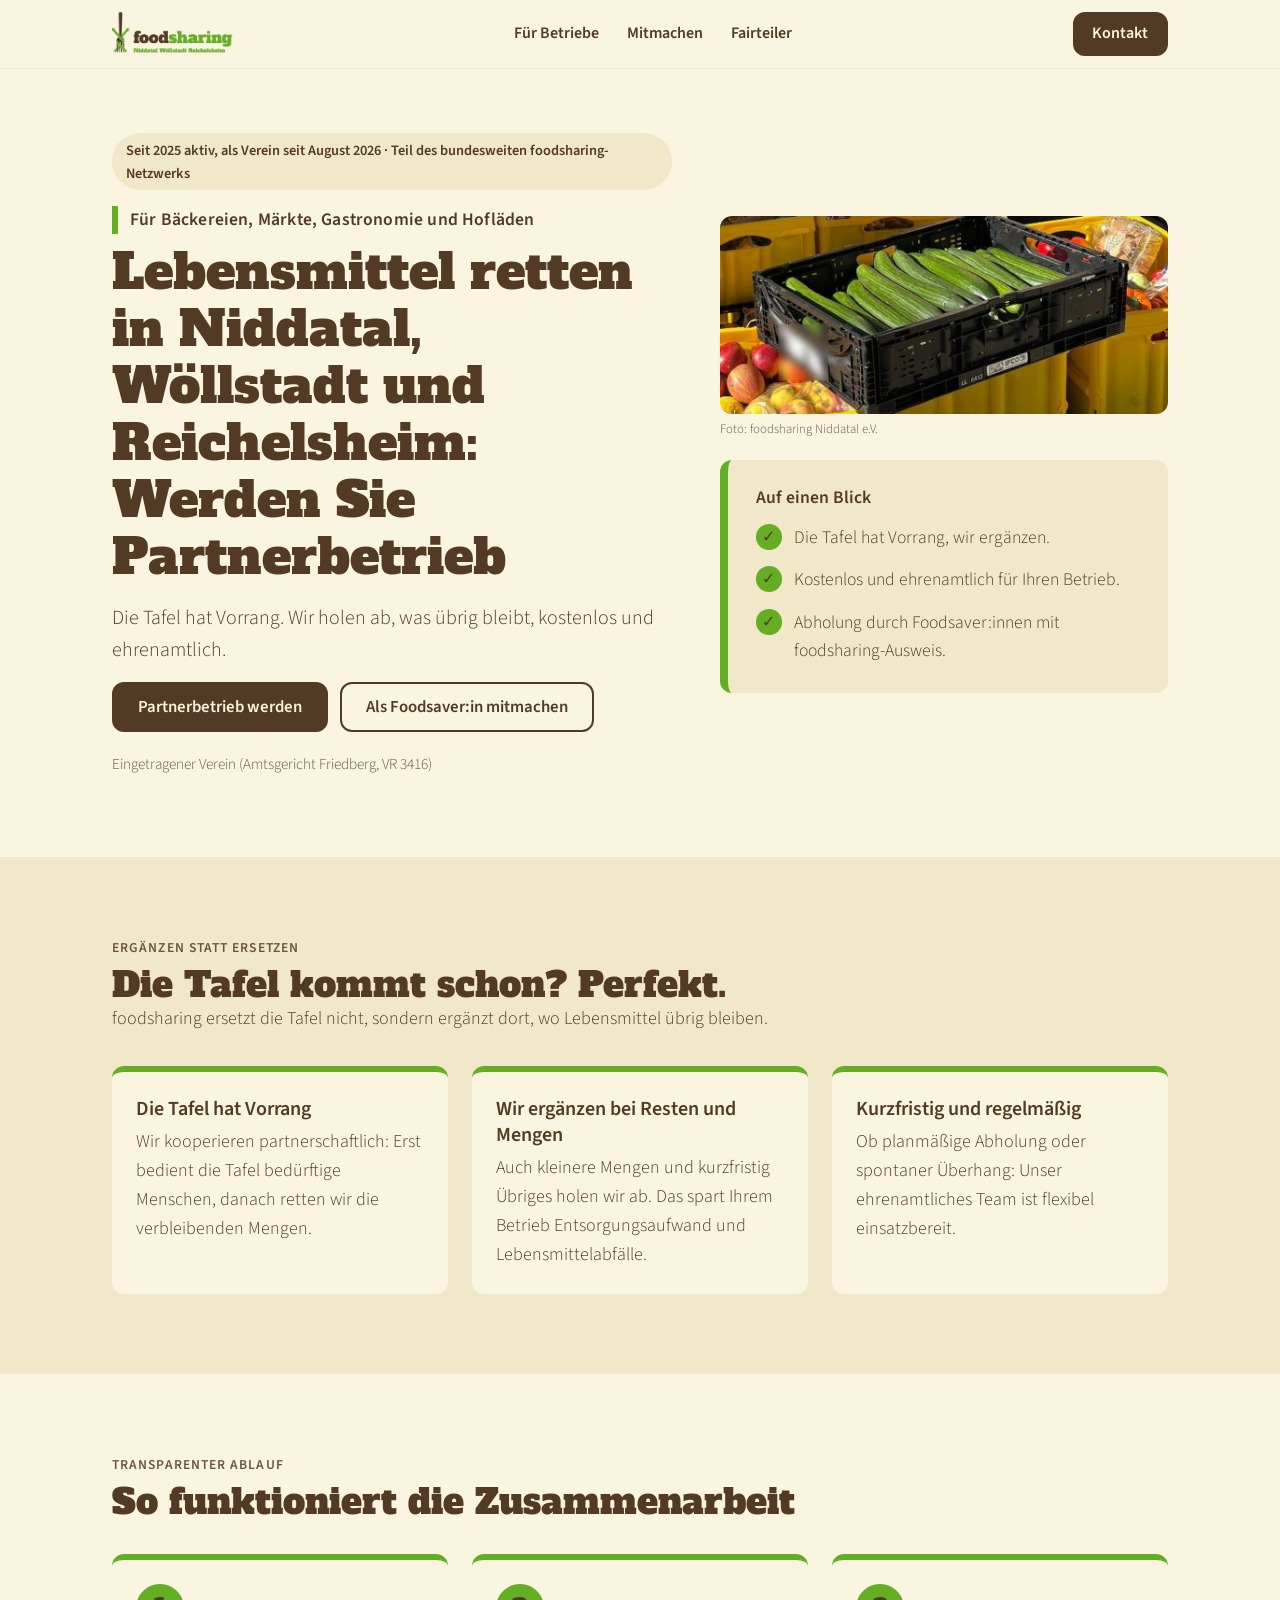
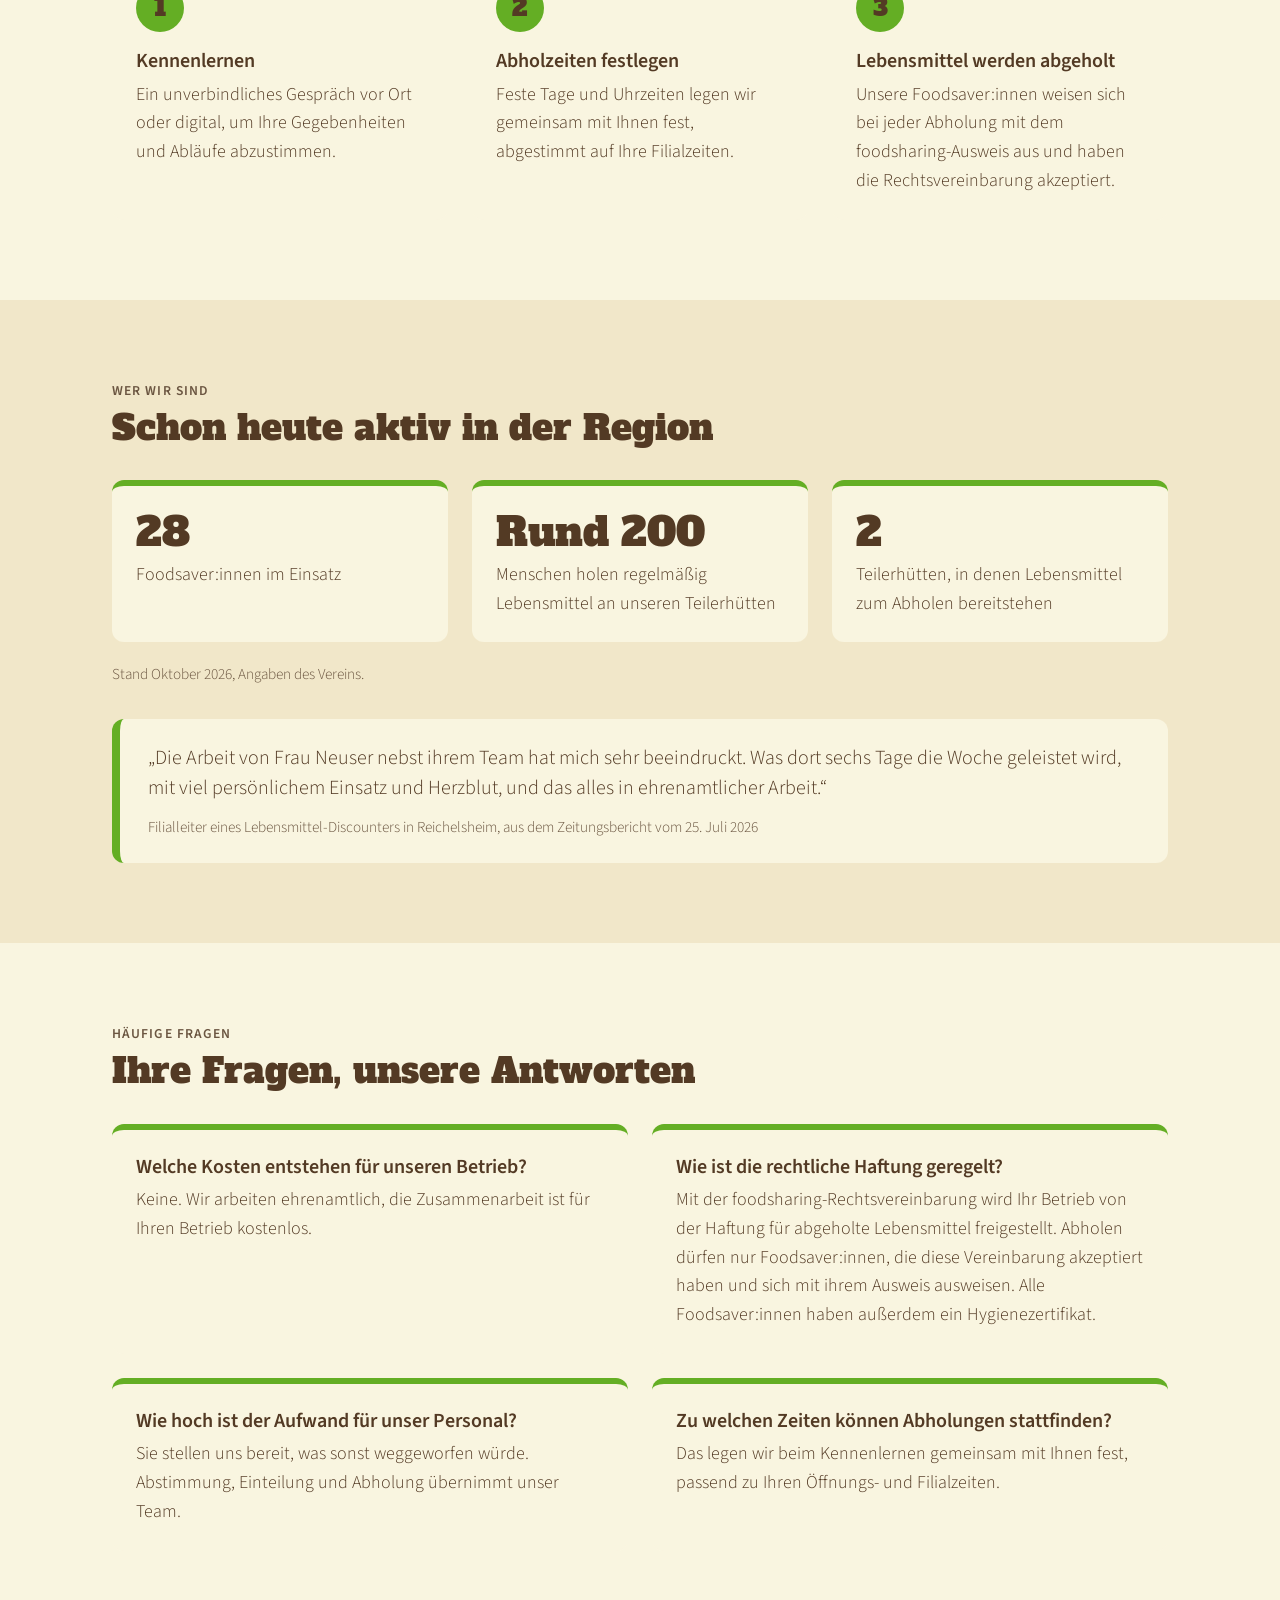
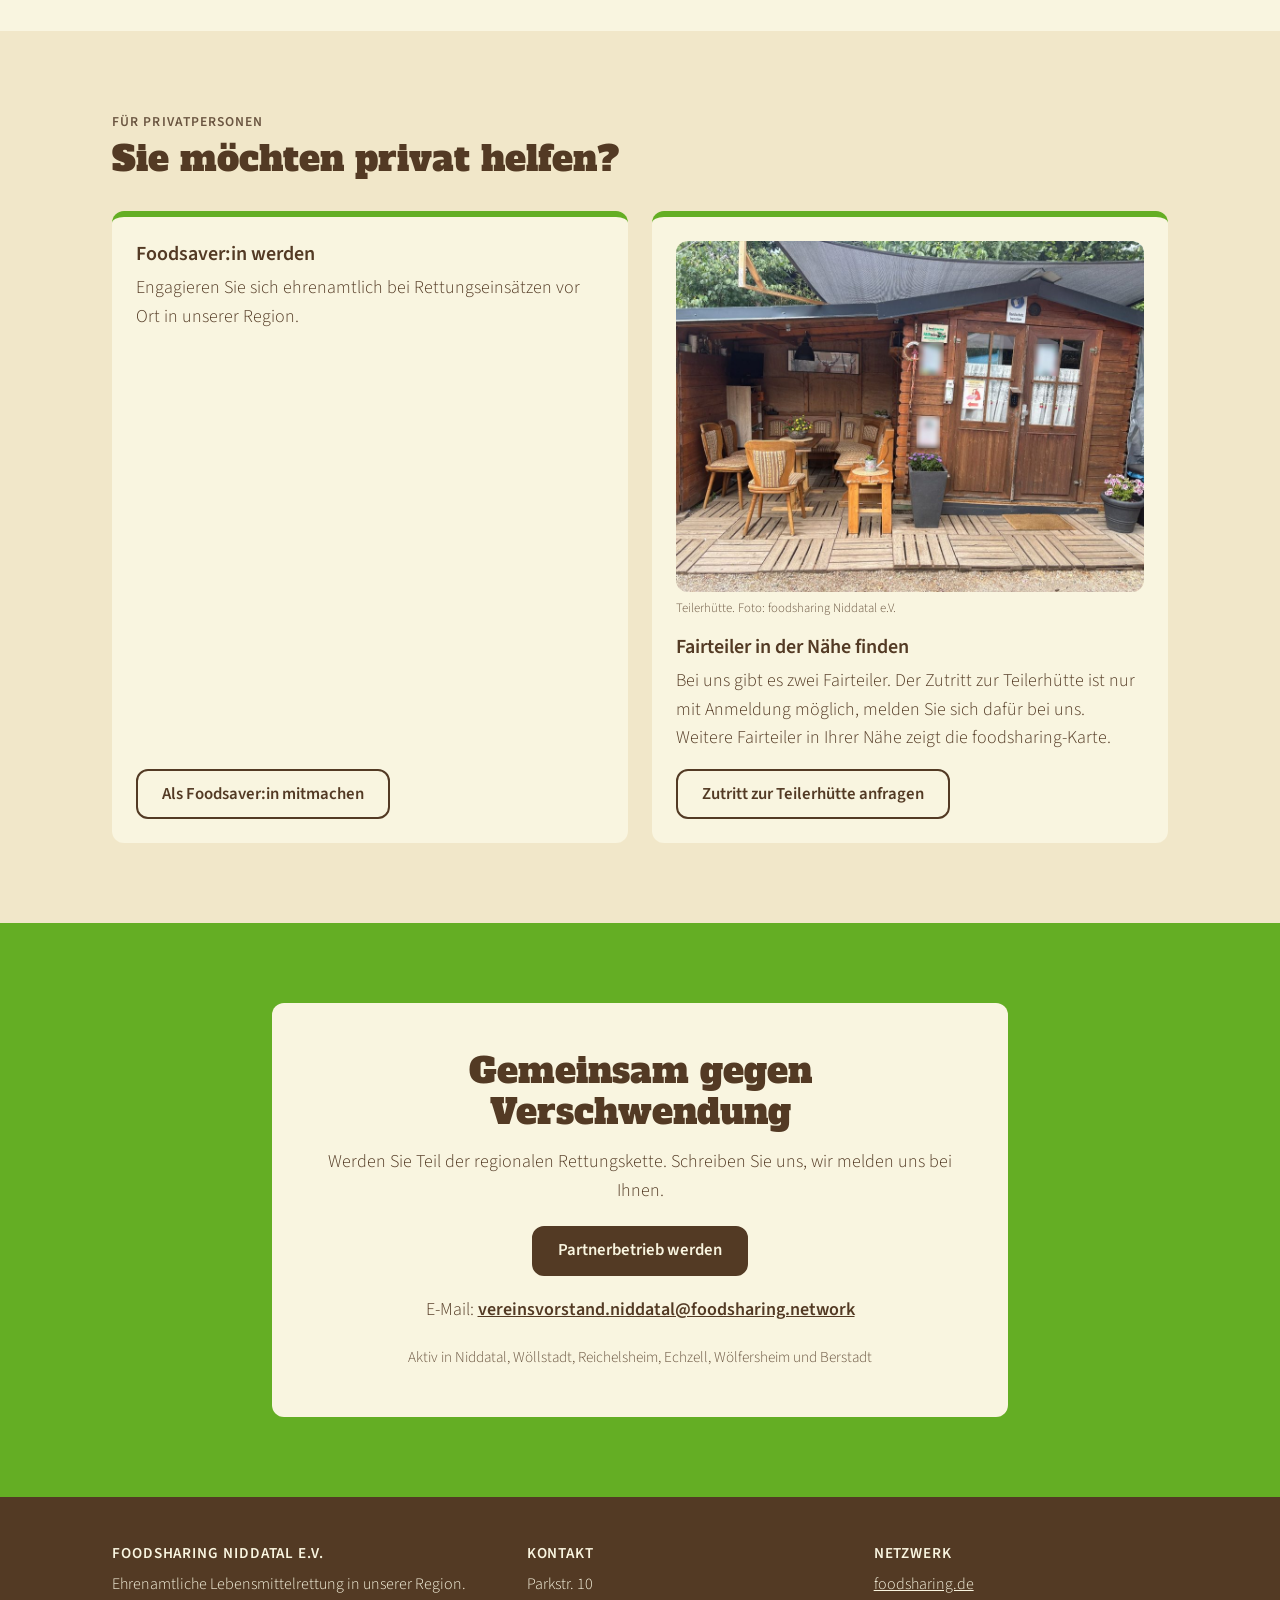
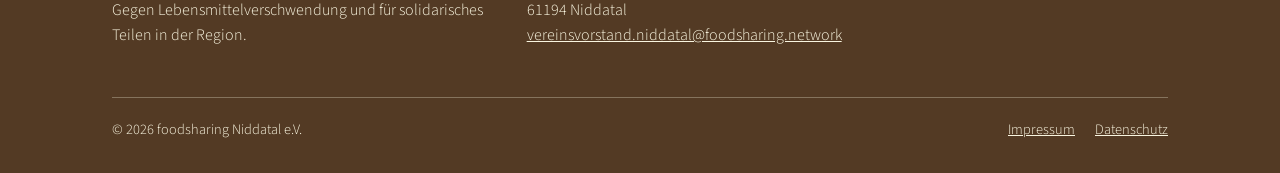
<file: docs/index.html>
<!DOCTYPE html>
<html lang="de">
<head>
<meta charset="utf-8">
<meta name="viewport" content="width=device-width, initial-scale=1">
<title>foodsharing Niddatal e.V. – Lebensmittel retten in Niddatal, Wöllstadt und Reichelsheim</title>
<meta name="description" content="Der foodsharing-Verein für Niddatal, Wöllstadt, Reichelsheim, Echzell, Wölfersheim und Berstadt holt überschüssige Lebensmittel bei Betrieben ab. Die Tafel hat Vorrang, wir ergänzen. Kostenlos und ehrenamtlich.">
<link rel="canonical" href="https://foodsharing-niddatal.de/">
<meta name="theme-color" content="#64AE24">
<meta property="og:type" content="website">
<meta property="og:locale" content="de_DE">
<meta property="og:site_name" content="foodsharing Niddatal e.V.">
<meta property="og:title" content="Partnerbetrieb werden: Lebensmittel retten in Niddatal, Wöllstadt und Reichelsheim">
<meta property="og:description" content="Die Tafel hat Vorrang. Wir holen ab, was übrig bleibt, kostenlos und ehrenamtlich.">
<meta property="og:url" content="https://foodsharing-niddatal.de/">
<meta property="og:image" content="https://foodsharing-niddatal.de/img/og-image.png">
<meta name="twitter:card" content="summary_large_image">
<link rel="icon" type="image/png" href="img/favicon.png">
<link rel="apple-touch-icon" href="img/apple-touch-icon.png">
<link rel="preload" href="fonts/alfa-slab-one-400.woff2" as="font" type="font/woff2" crossorigin>
<link rel="stylesheet" href="css/style.css">
<script type="application/ld+json">
{
  "@context": "https://schema.org",
  "@type": "NGO",
  "name": "foodsharing Niddatal e.V.",
  "url": "https://foodsharing-niddatal.de/",
  "logo": "https://foodsharing-niddatal.de/img/logo.png",
  "email": "vereinsvorstand.niddatal@foodsharing.network",
  "description": "Ehrenamtliche Lebensmittelrettung in Niddatal, Wöllstadt, Reichelsheim, Echzell, Wölfersheim und Berstadt.",
  "address": {"@type": "PostalAddress", "streetAddress": "Parkstr. 10", "postalCode": "61194", "addressLocality": "Niddatal", "addressCountry": "DE"},
  "areaServed": [
    {"@type": "City", "name": "Niddatal"}, {"@type": "City", "name": "Wöllstadt"},
    {"@type": "City", "name": "Reichelsheim (Wetterau)"}, {"@type": "City", "name": "Echzell"},
    {"@type": "City", "name": "Wölfersheim"}, {"@type": "Place", "name": "Berstadt"}
  ]
}
</script>
</head>
<body>
<a class="skip" href="#inhalt">Zum Inhalt springen</a>

<header class="site-header">
  <div class="wrap bar">
    <a class="brand" href="./"><img src="img/logo.png" width="122" height="44" alt="foodsharing Niddatal, Wöllstadt, Reichelsheim – zur Startseite"></a>
    <nav class="nav-desktop" aria-label="Hauptnavigation">
      <a href="#betriebe">Für Betriebe</a>
      <a href="#mitmachen">Mitmachen</a>
      <a href="fairteiler.html">Fairteiler</a>
    </nav>
    <div class="bar-right">
      <a class="btn btn-primary btn-sm" href="#kontakt">Kontakt</a>
      <details class="menu">
        <summary aria-label="Menü öffnen">Menü</summary>
        <nav aria-label="Hauptnavigation mobil">
          <a href="#betriebe">Für Betriebe</a>
          <a href="#mitmachen">Mitmachen</a>
          <a href="fairteiler.html">Fairteiler</a>
        </nav>
      </details>
    </div>
  </div>
</header>

<main id="inhalt">

<!-- HERO -->
<section class="hero">
  <div class="wrap hero-grid">
    <div>
      <p class="pill">Seit 2025 aktiv, als Verein seit August 2026 · Teil des bundesweiten foodsharing-Netzwerks</p>
      <p class="audience">Für Bäckereien, Märkte, Gastronomie und Hofläden</p>
      <h1>Lebensmittel retten in Niddatal, Wöllstadt und Reichelsheim: Werden Sie Partnerbetrieb</h1>
      <p class="lead">Die Tafel hat Vorrang. Wir holen ab, was übrig bleibt, kostenlos und ehrenamtlich.</p>
      <div class="btn-row">
        <a class="btn btn-primary" href="mailto:vereinsvorstand.niddatal@foodsharing.network?subject=Partnerbetrieb%20werden">Partnerbetrieb werden</a>
        <a class="btn btn-secondary" href="#mitmachen">Als Foodsaver:in mitmachen</a>
      </div>
      <p class="fine">Eingetragener Verein (Amtsgericht Friedberg, VR 3416)</p>
    </div>
    <div class="hero-side">
    <figure class="photo">
      <img src="img/gerettete-lebensmittel.jpg" width="960" height="423" alt="Kisten mit gerettetem Gemüse und Obst, darunter Gurken und Äpfel">
      <figcaption>Foto: foodsharing Niddatal e.V.</figcaption>
    </figure>
    <aside class="glance" aria-label="Auf einen Blick">
      <h2>Auf einen Blick</h2>
      <ul>
        <li><span class="tick" aria-hidden="true">✓</span><span>Die Tafel hat Vorrang, wir ergänzen.</span></li>
        <li><span class="tick" aria-hidden="true">✓</span><span>Kostenlos und ehrenamtlich für Ihren Betrieb.</span></li>
        <li><span class="tick" aria-hidden="true">✓</span><span>Abholung durch Foodsaver:innen mit foodsharing-Ausweis.</span></li>
      </ul>
    </aside>
    </div>
  </div>
</section>

<!-- SEKTION 2: Tafel -->
<section class="alt" id="betriebe">
  <div class="wrap">
    <div class="section-head">
      <p class="eyebrow">Ergänzen statt ersetzen</p>
      <h2>Die Tafel kommt schon? Perfekt.</h2>
      <p>foodsharing ersetzt die Tafel nicht, sondern ergänzt dort, wo Lebensmittel übrig bleiben.</p>
    </div>
    <div class="grid g3">
      <article class="card">
        <h3>Die Tafel hat Vorrang</h3>
        <p>Wir kooperieren partnerschaftlich: Erst bedient die Tafel bedürftige Menschen, danach retten wir die verbleibenden Mengen.</p>
      </article>
      <article class="card">
        <h3>Wir ergänzen bei Resten und Mengen</h3>
        <p>Auch kleinere Mengen und kurzfristig Übriges holen wir ab. Das spart Ihrem Betrieb Entsorgungsaufwand und Lebensmittelabfälle.</p>
      </article>
      <article class="card">
        <h3>Kurzfristig und regelmäßig</h3>
        <p>Ob planmäßige Abholung oder spontaner Überhang: Unser ehrenamtliches Team ist flexibel einsatzbereit.</p>
      </article>
    </div>
  </div>
</section>

<!-- SEKTION 3: Ablauf -->
<section>
  <div class="wrap">
    <div class="section-head">
      <p class="eyebrow">Transparenter Ablauf</p>
      <h2>So funktioniert die Zusammenarbeit</h2>
    </div>
    <div class="grid g3">
      <article class="card">
        <div class="step-no" aria-hidden="true">1</div>
        <h3>Kennenlernen</h3>
        <p>Ein unverbindliches Gespräch vor Ort oder digital, um Ihre Gegebenheiten und Abläufe abzustimmen.</p>
      </article>
      <article class="card">
        <div class="step-no" aria-hidden="true">2</div>
        <h3>Abholzeiten festlegen</h3>
        <p>Feste Tage und Uhrzeiten legen wir gemeinsam mit Ihnen fest, abgestimmt auf Ihre Filialzeiten.</p>
      </article>
      <article class="card">
        <div class="step-no" aria-hidden="true">3</div>
        <h3>Lebensmittel werden abgeholt</h3>
        <p>Unsere Foodsaver:innen weisen sich bei jeder Abholung mit dem foodsharing-Ausweis aus und haben die Rechtsvereinbarung akzeptiert.</p>
      </article>
    </div>
  </div>
</section>

<!-- SEKTION: Wer wir sind (Zahlen und Stimme eines Betriebs) -->
<section class="alt" id="ueber-uns">
  <div class="wrap">
    <div class="section-head">
      <p class="eyebrow">Wer wir sind</p>
      <h2>Schon heute aktiv in der Region</h2>
    </div>
    <div class="grid g3">
      <article class="card stat">
        <p class="stat-no">28</p>
        <p>Foodsaver:innen im Einsatz</p>
      </article>
      <article class="card stat">
        <p class="stat-no">Rund 200</p>
        <p>Menschen holen regelmäßig Lebensmittel an unseren Teilerhütten</p>
      </article>
      <article class="card stat">
        <p class="stat-no">2</p>
        <p>Teilerhütten, in denen Lebensmittel zum Abholen bereitstehen</p>
      </article>
    </div>
    <p class="area">Stand Oktober 2026, Angaben des Vereins.</p>
    <!-- Zitat aus dem Zeitungsbericht. Der Name (Frank Jahnecke) darf nur mit seiner Zustimmung ergänzt werden. -->
    <figure class="quote">
      <blockquote><p>„Die Arbeit von Frau Neuser nebst ihrem Team hat mich sehr beeindruckt. Was dort sechs Tage die Woche geleistet wird, mit viel persönlichem Einsatz und Herzblut, und das alles in ehrenamtlicher Arbeit.“</p></blockquote>
      <figcaption>Filialleiter eines Lebensmittel-Discounters in Reichelsheim, aus dem Zeitungsbericht vom 25. Juli 2026</figcaption>
    </figure>
  </div>
</section>

<!-- SEKTION 4: Fragen -->
<section id="fragen">
  <div class="wrap">
    <div class="section-head">
      <p class="eyebrow">Häufige Fragen</p>
      <h2>Ihre Fragen, unsere Antworten</h2>
    </div>
    <div class="grid g2">
      <article class="card">
        <h3>Welche Kosten entstehen für unseren Betrieb?</h3>
        <p>Keine. Wir arbeiten ehrenamtlich, die Zusammenarbeit ist für Ihren Betrieb kostenlos.</p>
      </article>
      <article class="card">
        <h3>Wie ist die rechtliche Haftung geregelt?</h3>
        <p>Mit der foodsharing-Rechtsvereinbarung wird Ihr Betrieb von der Haftung für abgeholte Lebensmittel freigestellt. Abholen dürfen nur Foodsaver:innen, die diese Vereinbarung akzeptiert haben und sich mit ihrem Ausweis ausweisen. Alle Foodsaver:innen haben außerdem ein Hygienezertifikat.</p>
      </article>
      <article class="card">
        <h3>Wie hoch ist der Aufwand für unser Personal?</h3>
        <p>Sie stellen uns bereit, was sonst weggeworfen würde. Abstimmung, Einteilung und Abholung übernimmt unser Team.</p>
      </article>
      <article class="card">
        <h3>Zu welchen Zeiten können Abholungen stattfinden?</h3>
        <p>Das legen wir beim Kennenlernen gemeinsam mit Ihnen fest, passend zu Ihren Öffnungs- und Filialzeiten.</p>
      </article>
    </div>
  </div>
</section>

<!-- SEKTION 5: Privat helfen -->
<section class="alt" id="mitmachen">
  <div class="wrap">
    <div class="section-head">
      <p class="eyebrow">Für Privatpersonen</p>
      <h2>Sie möchten privat helfen?</h2>
    </div>
    <div class="grid g2">
      <article class="card">
        <h3>Foodsaver:in werden</h3>
        <p>Engagieren Sie sich ehrenamtlich bei Rettungseinsätzen vor Ort in unserer Region.</p>
        <a class="btn btn-secondary" href="https://foodsharing.de" rel="noopener">Als Foodsaver:in mitmachen</a>
      </article>
      <article class="card" id="fairteiler">
        <figure class="photo">
          <img src="img/fairteiler-huette.jpg" width="1000" height="750" loading="lazy" alt="Teilerhütte mit überdachter Sitzecke und dem foodsharing-Fairteiler-Schild an der Tür">
          <figcaption>Teilerhütte. Foto: foodsharing Niddatal e.V.</figcaption>
        </figure>
        <h3>Fairteiler in der Nähe finden</h3>
        <p>Bei uns gibt es zwei Fairteiler. Der Zutritt zur Teilerhütte ist nur mit Anmeldung möglich, melden Sie sich dafür bei uns. Weitere Fairteiler in Ihrer Nähe zeigt die foodsharing-Karte.</p>
        <a class="btn btn-secondary" href="fairteiler.html">Zutritt zur Teilerhütte anfragen</a>
      </article>
    </div>
  </div>
</section>

<!-- SEKTION 6: Abschluss -->
<section class="cta" id="kontakt">
  <div class="wrap">
    <div class="cta-card">
      <h2>Gemeinsam gegen Verschwendung</h2>
      <p style="margin-top:1rem">Werden Sie Teil der regionalen Rettungskette. Schreiben Sie uns, wir melden uns bei Ihnen.</p>
      <div class="btn-row">
        <a class="btn btn-primary" href="mailto:vereinsvorstand.niddatal@foodsharing.network?subject=Partnerbetrieb%20werden">Partnerbetrieb werden</a>
      </div>
      <p>E-Mail: <a class="mail" href="mailto:vereinsvorstand.niddatal@foodsharing.network">vereinsvorstand.niddatal@foodsharing.network</a></p>
      <p class="area">Aktiv in Niddatal, Wöllstadt, Reichelsheim, Echzell, Wölfersheim und Berstadt</p>
    </div>
  </div>
</section>

</main>

<footer class="site-footer">
  <div class="wrap">
    <div class="foot-grid">
      <div>
        <h2>foodsharing Niddatal e.V.</h2>
        <p>Ehrenamtliche Lebensmittelrettung in unserer Region. Gegen Lebensmittelverschwendung und für solidarisches Teilen in der Region.</p>
      </div>
      <div>
        <h2>Kontakt</h2>
        <address>
          Parkstr. 10<br>61194 Niddatal<br>
          <a href="mailto:vereinsvorstand.niddatal@foodsharing.network">vereinsvorstand.niddatal@foodsharing.network</a>
        </address>
      </div>
      <div>
        <h2>Netzwerk</h2>
        <p><a href="https://foodsharing.de" rel="noopener">foodsharing.de</a></p>
      </div>
    </div>
    <div class="foot-bottom">
      <span>© 2026 foodsharing Niddatal e.V.</span>
      <nav aria-label="Rechtliches"><a href="impressum.html">Impressum</a><a href="datenschutz.html">Datenschutz</a></nav>
    </div>
  </div>
</footer>
</body>
</html>
</file>
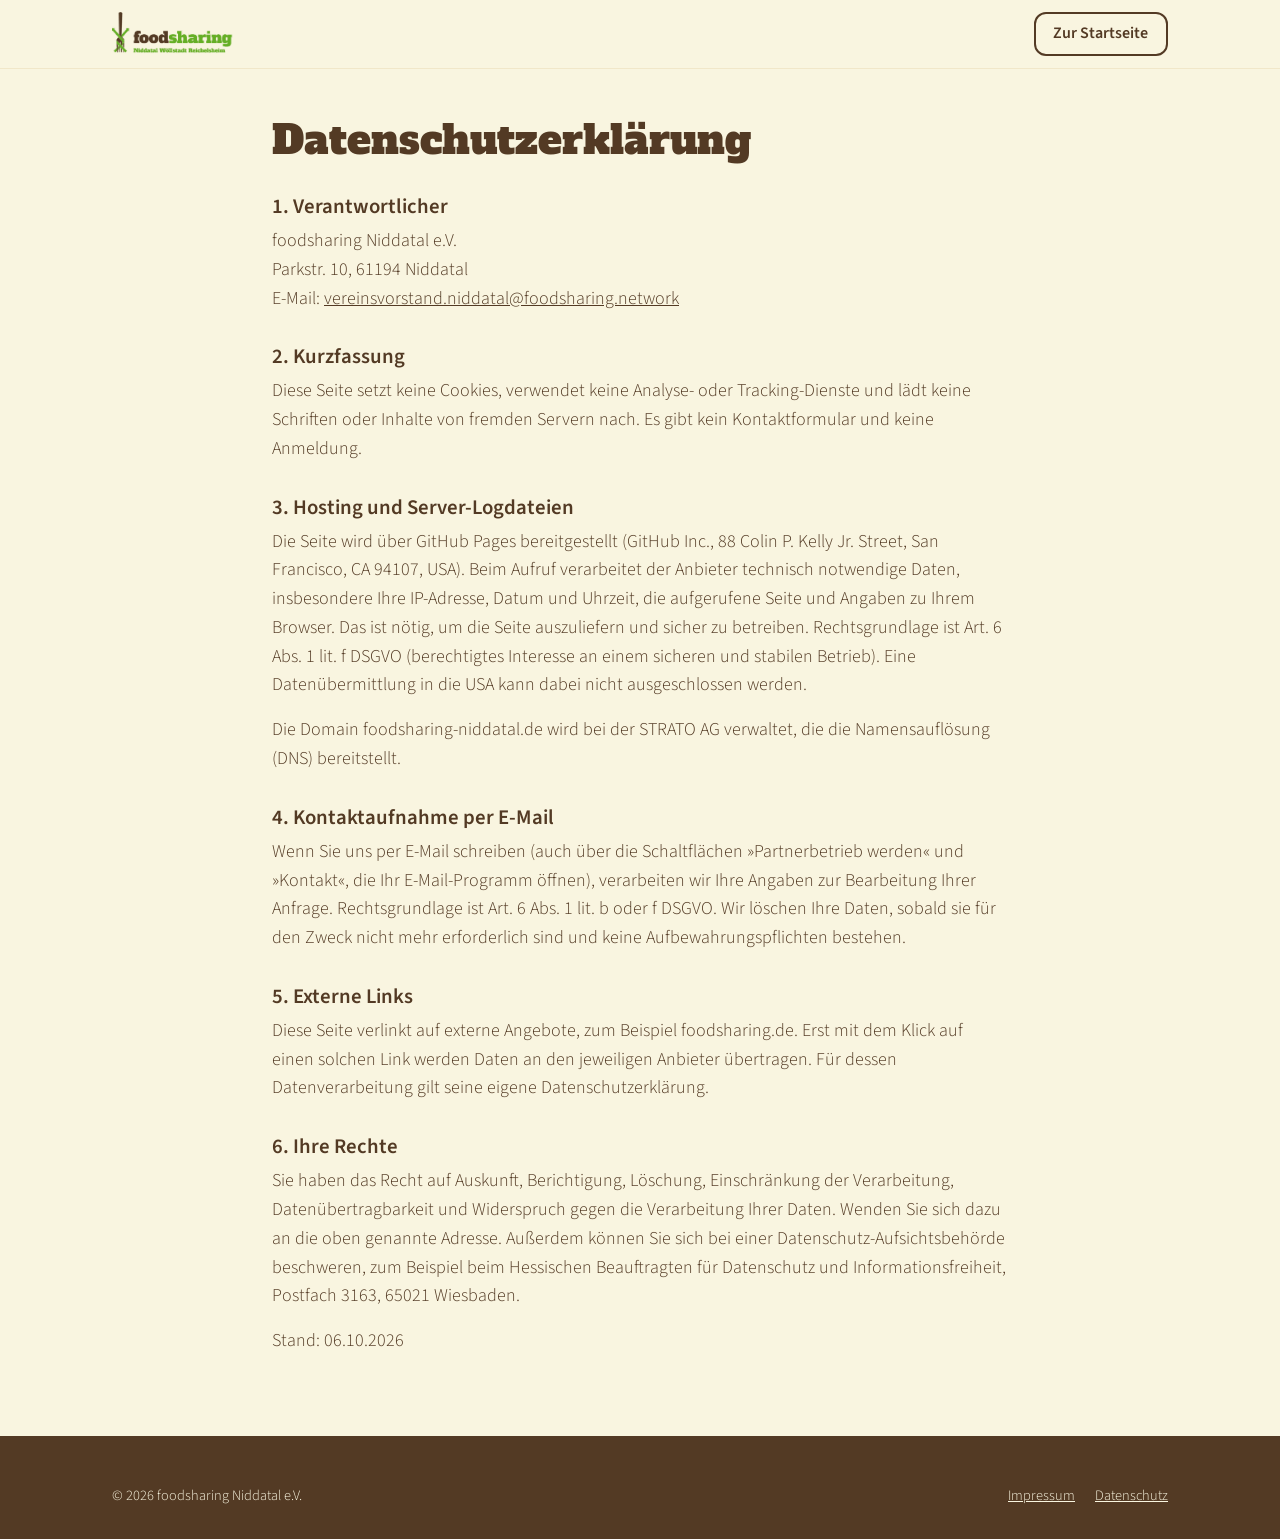
<file: docs/datenschutz.html>
<!DOCTYPE html>
<html lang="de">
<head>
<meta charset="utf-8">
<meta name="viewport" content="width=device-width, initial-scale=1">
<title>Datenschutz – foodsharing Niddatal e.V.</title>
<meta name="description" content="Datenschutzerklärung des foodsharing Niddatal e.V.">
<link rel="canonical" href="https://foodsharing-niddatal.de/datenschutz.html">
<meta name="theme-color" content="#64AE24">
<link rel="icon" type="image/png" href="img/favicon.png">
<link rel="stylesheet" href="css/style.css">
</head>
<body>
<a class="skip" href="#inhalt">Zum Inhalt springen</a>
<header class="site-header"><div class="wrap bar">
  <a class="brand" href="./"><img src="img/logo.png" width="122" height="44" alt="foodsharing Niddatal, Wöllstadt, Reichelsheim – zur Startseite"></a>
  <a class="btn btn-secondary btn-sm" href="./">Zur Startseite</a>
</div></header>

<main id="inhalt" class="wrap legal">
<h1>Datenschutzerklärung</h1>

<h2>1. Verantwortlicher</h2>
<address>
  foodsharing Niddatal e.V.<br>
  Parkstr. 10, 61194 Niddatal<br>
  E-Mail: <a href="mailto:vereinsvorstand.niddatal@foodsharing.network">vereinsvorstand.niddatal@foodsharing.network</a>
</address>

<h2>2. Kurzfassung</h2>
<p>Diese Seite setzt keine Cookies, verwendet keine Analyse- oder Tracking-Dienste und lädt keine Schriften oder Inhalte von fremden Servern nach. Es gibt kein Kontaktformular und keine Anmeldung.</p>

<h2>3. Hosting und Server-Logdateien</h2>
<p>Die Seite wird über GitHub Pages bereitgestellt (GitHub Inc., 88 Colin P. Kelly Jr. Street, San Francisco, CA 94107, USA). Beim Aufruf verarbeitet der Anbieter technisch notwendige Daten, insbesondere Ihre IP-Adresse, Datum und Uhrzeit, die aufgerufene Seite und Angaben zu Ihrem Browser. Das ist nötig, um die Seite auszuliefern und sicher zu betreiben. Rechtsgrundlage ist Art. 6 Abs. 1 lit. f DSGVO (berechtigtes Interesse an einem sicheren und stabilen Betrieb). Eine Datenübermittlung in die USA kann dabei nicht ausgeschlossen werden.</p>
<p>Die Domain foodsharing-niddatal.de wird bei der STRATO AG verwaltet, die die Namensauflösung (DNS) bereitstellt.</p>

<h2>4. Kontaktaufnahme per E-Mail</h2>
<p>Wenn Sie uns per E-Mail schreiben (auch über die Schaltflächen »Partnerbetrieb werden« und »Kontakt«, die Ihr E-Mail-Programm öffnen), verarbeiten wir Ihre Angaben zur Bearbeitung Ihrer Anfrage. Rechtsgrundlage ist Art. 6 Abs. 1 lit. b oder f DSGVO. Wir löschen Ihre Daten, sobald sie für den Zweck nicht mehr erforderlich sind und keine Aufbewahrungspflichten bestehen.</p>

<h2>5. Externe Links</h2>
<p>Diese Seite verlinkt auf externe Angebote, zum Beispiel foodsharing.de. Erst mit dem Klick auf einen solchen Link werden Daten an den jeweiligen Anbieter übertragen. Für dessen Datenverarbeitung gilt seine eigene Datenschutzerklärung.</p>

<h2>6. Ihre Rechte</h2>
<p>Sie haben das Recht auf Auskunft, Berichtigung, Löschung, Einschränkung der Verarbeitung, Datenübertragbarkeit und Widerspruch gegen die Verarbeitung Ihrer Daten. Wenden Sie sich dazu an die oben genannte Adresse. Außerdem können Sie sich bei einer Datenschutz-Aufsichtsbehörde beschweren, zum Beispiel beim Hessischen Beauftragten für Datenschutz und Informationsfreiheit, Postfach 3163, 65021 Wiesbaden.</p>

<p>Stand: 06.10.2026</p>
</main>

<footer class="site-footer"><div class="wrap">
  <div class="foot-bottom" style="margin-top:0;border-top:0;padding-top:0">
    <span>© 2026 foodsharing Niddatal e.V.</span>
    <nav aria-label="Rechtliches"><a href="impressum.html">Impressum</a><a href="datenschutz.html">Datenschutz</a></nav>
  </div>
</div></footer>
</body>
</html>
</file>
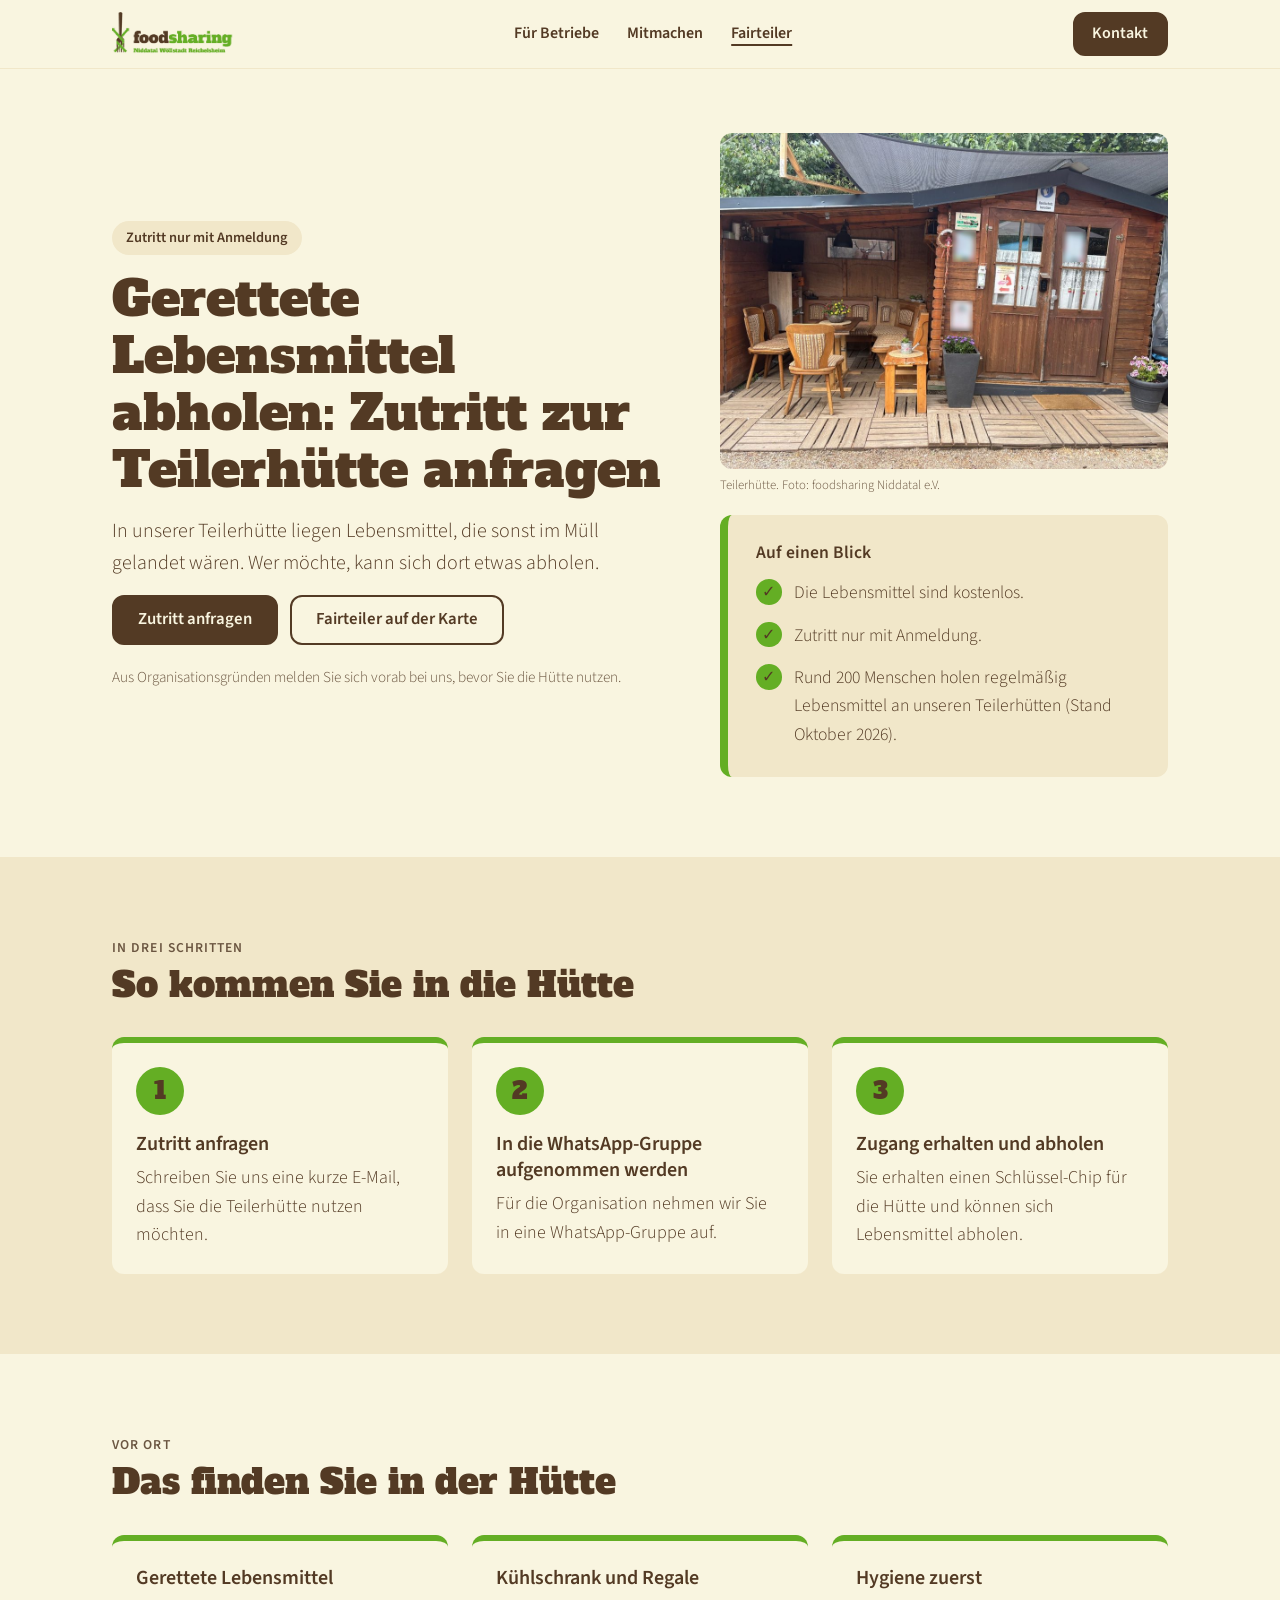
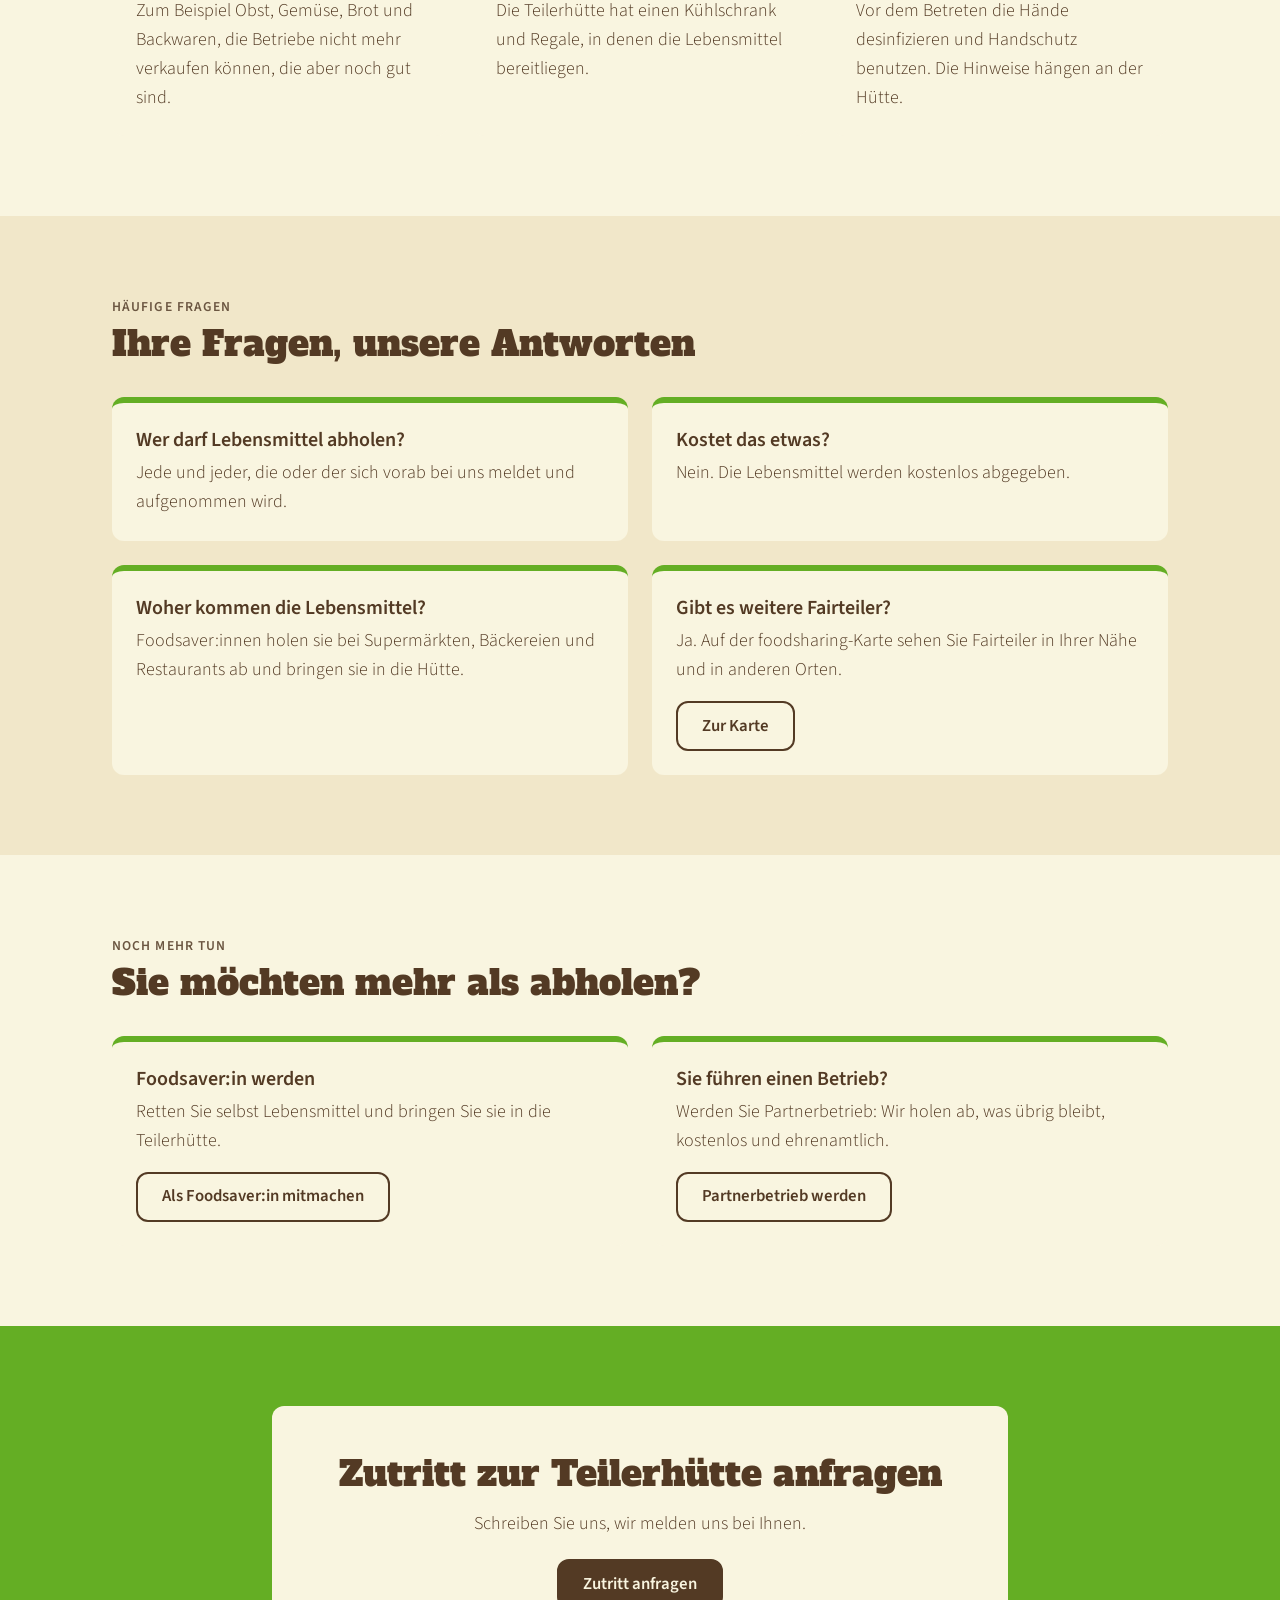
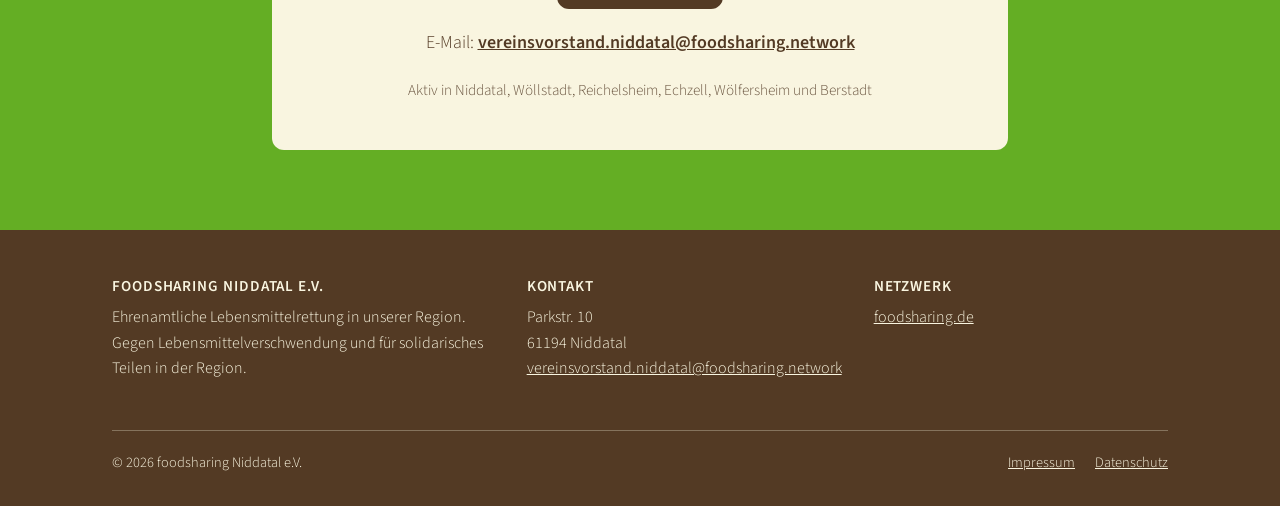
<file: docs/fairteiler.html>
<!DOCTYPE html>
<html lang="de">
<head>
<meta charset="utf-8">
<meta name="viewport" content="width=device-width, initial-scale=1">
<title>Teilerhütte: Gerettete Lebensmittel abholen | foodsharing Niddatal e.V.</title>
<meta name="description" content="In der Teilerhütte von foodsharing Niddatal liegen gerettete Lebensmittel zum Abholen. Der Zutritt ist nur mit Anmeldung möglich. So fragen Sie Zutritt an.">
<link rel="canonical" href="https://foodsharing-niddatal.de/fairteiler.html">
<meta name="theme-color" content="#64AE24">
<meta property="og:type" content="website">
<meta property="og:locale" content="de_DE">
<meta property="og:site_name" content="foodsharing Niddatal e.V.">
<meta property="og:title" content="Gerettete Lebensmittel abholen: Zutritt zur Teilerhütte anfragen">
<meta property="og:description" content="Lebensmittel, die sonst im Müll gelandet wären. Zutritt nur mit Anmeldung.">
<meta property="og:url" content="https://foodsharing-niddatal.de/fairteiler.html">
<meta property="og:image" content="https://foodsharing-niddatal.de/img/og-image.png">
<meta name="twitter:card" content="summary_large_image">
<link rel="icon" type="image/png" href="img/favicon.png">
<link rel="apple-touch-icon" href="img/apple-touch-icon.png">
<link rel="preload" href="fonts/alfa-slab-one-400.woff2" as="font" type="font/woff2" crossorigin>
<link rel="stylesheet" href="css/style.css">
</head>
<body>
<a class="skip" href="#inhalt">Zum Inhalt springen</a>

<header class="site-header">
  <div class="wrap bar">
    <a class="brand" href="./"><img src="img/logo.png" width="122" height="44" alt="foodsharing Niddatal, Wöllstadt, Reichelsheim – zur Startseite"></a>
    <nav class="nav-desktop" aria-label="Hauptnavigation">
      <a href="./#betriebe">Für Betriebe</a>
      <a href="./#mitmachen">Mitmachen</a>
      <a href="fairteiler.html" aria-current="page">Fairteiler</a>
    </nav>
    <div class="bar-right">
      <a class="btn btn-primary btn-sm" href="#kontakt">Kontakt</a>
      <details class="menu">
        <summary aria-label="Menü öffnen">Menü</summary>
        <nav aria-label="Hauptnavigation mobil">
          <a href="./#betriebe">Für Betriebe</a>
          <a href="./#mitmachen">Mitmachen</a>
          <a href="fairteiler.html" aria-current="page">Fairteiler</a>
        </nav>
      </details>
    </div>
  </div>
</header>

<main id="inhalt">

<!-- HERO -->
<section class="hero">
  <div class="wrap hero-grid">
    <div>
      <p class="pill">Zutritt nur mit Anmeldung</p>
      <h1>Gerettete Lebensmittel abholen: Zutritt zur Teilerhütte anfragen</h1>
      <p class="lead">In unserer Teilerhütte liegen Lebensmittel, die sonst im Müll gelandet wären. Wer möchte, kann sich dort etwas abholen.</p>
      <div class="btn-row">
        <a class="btn btn-primary" href="mailto:vereinsvorstand.niddatal@foodsharing.network?subject=Zutritt%20Teilerh%C3%BCtte%20anfragen">Zutritt anfragen</a>
        <a class="btn btn-secondary" href="https://foodsharing.de/karte" rel="noopener">Fairteiler auf der Karte</a>
      </div>
      <p class="fine">Aus Organisationsgründen melden Sie sich vorab bei uns, bevor Sie die Hütte nutzen.</p>
    </div>
    <div class="hero-side">
      <figure class="photo">
        <img src="img/fairteiler-huette.jpg" width="1000" height="750" alt="Teilerhütte mit überdachter Sitzecke und dem foodsharing-Fairteiler-Schild an der Tür">
        <figcaption>Teilerhütte. Foto: foodsharing Niddatal e.V.</figcaption>
      </figure>
      <aside class="glance" aria-label="Auf einen Blick">
        <h2>Auf einen Blick</h2>
        <ul>
          <li><span class="tick" aria-hidden="true">✓</span><span>Die Lebensmittel sind kostenlos.</span></li>
          <li><span class="tick" aria-hidden="true">✓</span><span>Zutritt nur mit Anmeldung.</span></li>
          <li><span class="tick" aria-hidden="true">✓</span><span>Rund 200 Menschen holen regelmäßig Lebensmittel an unseren Teilerhütten (Stand Oktober 2026).</span></li>
        </ul>
      </aside>
    </div>
  </div>
</section>

<!-- SO KOMMEN SIE HINEIN -->
<section class="alt" id="zutritt">
  <div class="wrap">
    <div class="section-head">
      <p class="eyebrow">In drei Schritten</p>
      <h2>So kommen Sie in die Hütte</h2>
    </div>
    <div class="grid g3">
      <article class="card">
        <div class="step-no" aria-hidden="true">1</div>
        <h3>Zutritt anfragen</h3>
        <p>Schreiben Sie uns eine kurze E-Mail, dass Sie die Teilerhütte nutzen möchten.</p>
      </article>
      <article class="card">
        <div class="step-no" aria-hidden="true">2</div>
        <h3>In die WhatsApp-Gruppe aufgenommen werden</h3>
        <p>Für die Organisation nehmen wir Sie in eine WhatsApp-Gruppe auf.</p>
      </article>
      <article class="card">
        <div class="step-no" aria-hidden="true">3</div>
        <h3>Zugang erhalten und abholen</h3>
        <p>Sie erhalten einen Schlüssel-Chip für die Hütte und können sich Lebensmittel abholen.</p>
      </article>
    </div>
  </div>
</section>

<!-- IN DER HÜTTE -->
<section>
  <div class="wrap">
    <div class="section-head">
      <p class="eyebrow">Vor Ort</p>
      <h2>Das finden Sie in der Hütte</h2>
    </div>
    <div class="grid g3">
      <article class="card">
        <h3>Gerettete Lebensmittel</h3>
        <p>Zum Beispiel Obst, Gemüse, Brot und Backwaren, die Betriebe nicht mehr verkaufen können, die aber noch gut sind.</p>
      </article>
      <article class="card">
        <h3>Kühlschrank und Regale</h3>
        <p>Die Teilerhütte hat einen Kühlschrank und Regale, in denen die Lebensmittel bereitliegen.</p>
      </article>
      <article class="card">
        <h3>Hygiene zuerst</h3>
        <p>Vor dem Betreten die Hände desinfizieren und Handschutz benutzen. Die Hinweise hängen an der Hütte.</p>
      </article>
    </div>
  </div>
</section>

<!-- FRAGEN -->
<section class="alt" id="fragen">
  <div class="wrap">
    <div class="section-head">
      <p class="eyebrow">Häufige Fragen</p>
      <h2>Ihre Fragen, unsere Antworten</h2>
    </div>
    <div class="grid g2">
      <article class="card">
        <h3>Wer darf Lebensmittel abholen?</h3>
        <p>Jede und jeder, die oder der sich vorab bei uns meldet und aufgenommen wird.</p>
      </article>
      <article class="card">
        <h3>Kostet das etwas?</h3>
        <p>Nein. Die Lebensmittel werden kostenlos abgegeben.</p>
      </article>
      <article class="card">
        <h3>Woher kommen die Lebensmittel?</h3>
        <p>Foodsaver:innen holen sie bei Supermärkten, Bäckereien und Restaurants ab und bringen sie in die Hütte.</p>
      </article>
      <article class="card">
        <h3>Gibt es weitere Fairteiler?</h3>
        <p>Ja. Auf der foodsharing-Karte sehen Sie Fairteiler in Ihrer Nähe und in anderen Orten.</p>
        <a class="btn btn-secondary" href="https://foodsharing.de/karte" rel="noopener">Zur Karte</a>
      </article>
    </div>
  </div>
</section>

<!-- MITHELFEN -->
<section>
  <div class="wrap">
    <div class="section-head">
      <p class="eyebrow">Noch mehr tun</p>
      <h2>Sie möchten mehr als abholen?</h2>
    </div>
    <div class="grid g2">
      <article class="card">
        <h3>Foodsaver:in werden</h3>
        <p>Retten Sie selbst Lebensmittel und bringen Sie sie in die Teilerhütte.</p>
        <a class="btn btn-secondary" href="https://foodsharing.de" rel="noopener">Als Foodsaver:in mitmachen</a>
      </article>
      <article class="card">
        <h3>Sie führen einen Betrieb?</h3>
        <p>Werden Sie Partnerbetrieb: Wir holen ab, was übrig bleibt, kostenlos und ehrenamtlich.</p>
        <a class="btn btn-secondary" href="./">Partnerbetrieb werden</a>
      </article>
    </div>
  </div>
</section>

<!-- ABSCHLUSS -->
<section class="cta" id="kontakt">
  <div class="wrap">
    <div class="cta-card">
      <h2>Zutritt zur Teilerhütte anfragen</h2>
      <p style="margin-top:1rem">Schreiben Sie uns, wir melden uns bei Ihnen.</p>
      <div class="btn-row">
        <a class="btn btn-primary" href="mailto:vereinsvorstand.niddatal@foodsharing.network?subject=Zutritt%20Teilerh%C3%BCtte%20anfragen">Zutritt anfragen</a>
      </div>
      <p>E-Mail: <a class="mail" href="mailto:vereinsvorstand.niddatal@foodsharing.network">vereinsvorstand.niddatal@foodsharing.network</a></p>
      <p class="area">Aktiv in Niddatal, Wöllstadt, Reichelsheim, Echzell, Wölfersheim und Berstadt</p>
    </div>
  </div>
</section>

</main>

<footer class="site-footer">
  <div class="wrap">
    <div class="foot-grid">
      <div>
        <h2>foodsharing Niddatal e.V.</h2>
        <p>Ehrenamtliche Lebensmittelrettung in unserer Region. Gegen Lebensmittelverschwendung und für solidarisches Teilen in der Region.</p>
      </div>
      <div>
        <h2>Kontakt</h2>
        <address>
          Parkstr. 10<br>61194 Niddatal<br>
          <a href="mailto:vereinsvorstand.niddatal@foodsharing.network">vereinsvorstand.niddatal@foodsharing.network</a>
        </address>
      </div>
      <div>
        <h2>Netzwerk</h2>
        <p><a href="https://foodsharing.de" rel="noopener">foodsharing.de</a></p>
      </div>
    </div>
    <div class="foot-bottom">
      <span>© 2026 foodsharing Niddatal e.V.</span>
      <nav aria-label="Rechtliches"><a href="impressum.html">Impressum</a><a href="datenschutz.html">Datenschutz</a></nav>
    </div>
  </div>
</footer>
</body>
</html>
</file>
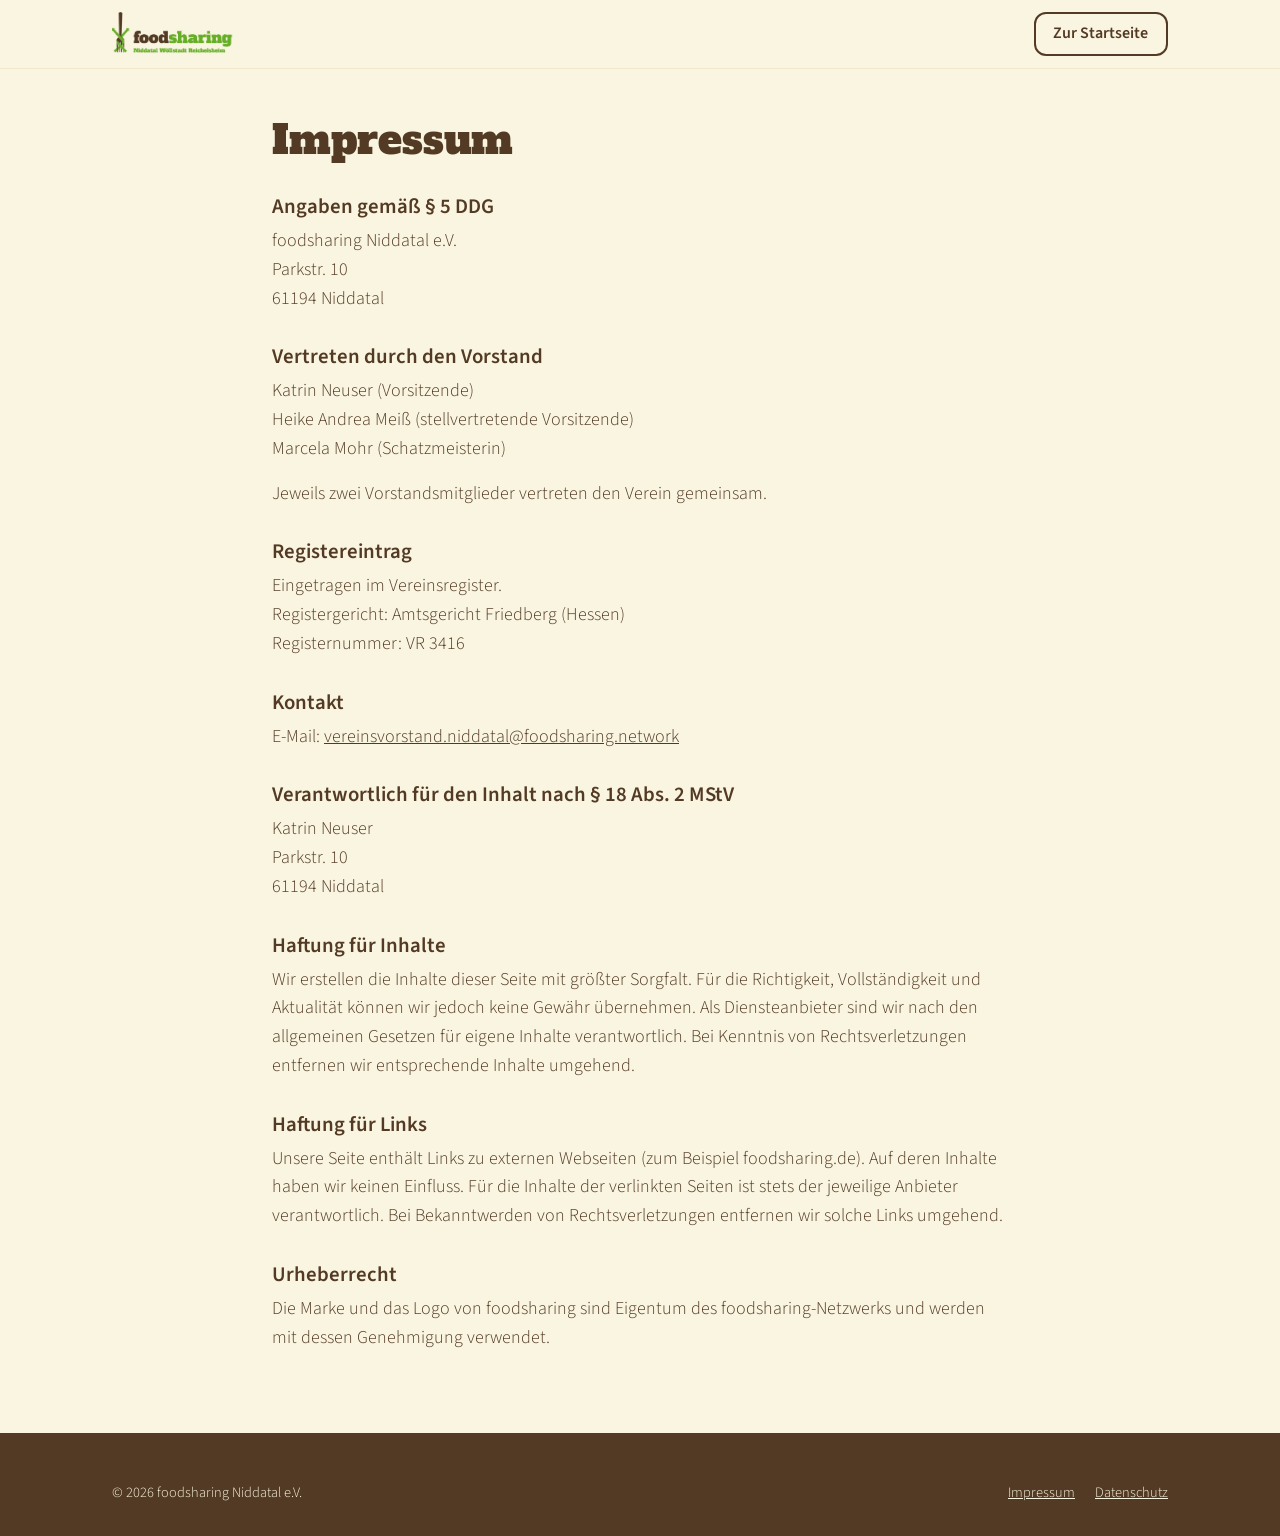
<file: docs/impressum.html>
<!DOCTYPE html>
<html lang="de">
<head>
<meta charset="utf-8">
<meta name="viewport" content="width=device-width, initial-scale=1">
<title>Impressum – foodsharing Niddatal e.V.</title>
<meta name="description" content="Impressum des foodsharing Niddatal e.V.">
<link rel="canonical" href="https://foodsharing-niddatal.de/impressum.html">
<meta name="theme-color" content="#64AE24">
<link rel="icon" type="image/png" href="img/favicon.png">
<link rel="stylesheet" href="css/style.css">
</head>
<body>
<a class="skip" href="#inhalt">Zum Inhalt springen</a>
<header class="site-header"><div class="wrap bar">
  <a class="brand" href="./"><img src="img/logo.png" width="122" height="44" alt="foodsharing Niddatal, Wöllstadt, Reichelsheim – zur Startseite"></a>
  <a class="btn btn-secondary btn-sm" href="./">Zur Startseite</a>
</div></header>

<main id="inhalt" class="wrap legal">
<h1>Impressum</h1>

<h2>Angaben gemäß § 5 DDG</h2>
<address>
  foodsharing Niddatal e.V.<br>
  Parkstr. 10<br>
  61194 Niddatal
</address>

<h2>Vertreten durch den Vorstand</h2>
<p>Katrin Neuser (Vorsitzende)<br>
Heike Andrea Meiß (stellvertretende Vorsitzende)<br>
Marcela Mohr (Schatzmeisterin)</p>
<p>Jeweils zwei Vorstandsmitglieder vertreten den Verein gemeinsam.</p>

<h2>Registereintrag</h2>
<p>Eingetragen im Vereinsregister.<br>
Registergericht: Amtsgericht Friedberg (Hessen)<br>
Registernummer: VR 3416</p>

<h2>Kontakt</h2>
<p>E-Mail: <a href="mailto:vereinsvorstand.niddatal@foodsharing.network">vereinsvorstand.niddatal@foodsharing.network</a></p>

<h2>Verantwortlich für den Inhalt nach § 18 Abs. 2 MStV</h2>
<address>
  Katrin Neuser<br>
  Parkstr. 10<br>
  61194 Niddatal
</address>

<h2>Haftung für Inhalte</h2>
<p>Wir erstellen die Inhalte dieser Seite mit größter Sorgfalt. Für die Richtigkeit, Vollständigkeit und Aktualität können wir jedoch keine Gewähr übernehmen. Als Diensteanbieter sind wir nach den allgemeinen Gesetzen für eigene Inhalte verantwortlich. Bei Kenntnis von Rechtsverletzungen entfernen wir entsprechende Inhalte umgehend.</p>

<h2>Haftung für Links</h2>
<p>Unsere Seite enthält Links zu externen Webseiten (zum Beispiel foodsharing.de). Auf deren Inhalte haben wir keinen Einfluss. Für die Inhalte der verlinkten Seiten ist stets der jeweilige Anbieter verantwortlich. Bei Bekanntwerden von Rechtsverletzungen entfernen wir solche Links umgehend.</p>

<h2>Urheberrecht</h2>
<p>Die Marke und das Logo von foodsharing sind Eigentum des foodsharing-Netzwerks und werden mit dessen Genehmigung verwendet.</p>
</main>

<footer class="site-footer"><div class="wrap">
  <div class="foot-bottom" style="margin-top:0;border-top:0;padding-top:0">
    <span>© 2026 foodsharing Niddatal e.V.</span>
    <nav aria-label="Rechtliches"><a href="impressum.html">Impressum</a><a href="datenschutz.html">Datenschutz</a></nav>
  </div>
</div></footer>
</body>
</html>
</file>
<file: docs/css/style.css>
/* foodsharing Niddatal e.V. – Stylesheet
   CI laut Design Manual: Grün #64AE24, Weiß #F9F5E0, Beige #f1e7c9, Braun #533A24
   Schriften: Alfa Slab One (Schmuckschrift, sparsam), Source Sans (Text).
   Kontrast: Grün nur als Fläche/Akzent, Text immer Braun auf Weiß/Beige (WCAG AA). */

@font-face{font-family:"Alfa Slab One";src:url("../fonts/alfa-slab-one-400.woff2") format("woff2");font-weight:400;font-style:normal;font-display:swap}
@font-face{font-family:"Source Sans 3";src:url("../fonts/source-sans-3-300.woff2") format("woff2");font-weight:300;font-style:normal;font-display:swap}
@font-face{font-family:"Source Sans 3";src:url("../fonts/source-sans-3-400.woff2") format("woff2");font-weight:400;font-style:normal;font-display:swap}
@font-face{font-family:"Source Sans 3";src:url("../fonts/source-sans-3-600.woff2") format("woff2");font-weight:600;font-style:normal;font-display:swap}

:root{
  --gruen:#64AE24; --weiss:#F9F5E0; --beige:#f1e7c9; --braun:#533A24; --braun-soft:#6B5641;
  --font-text:"Source Sans 3","Source Sans Pro",system-ui,-apple-system,"Segoe UI",Roboto,sans-serif;
  --font-schmuck:"Alfa Slab One",Georgia,"Times New Roman",serif;
  --radius:12px; --wrap:1120px;
}
*,*::before,*::after{box-sizing:border-box}
html{scroll-behavior:smooth;scroll-padding-top:5.5rem}
@media (prefers-reduced-motion:reduce){html{scroll-behavior:auto}}
body{margin:0;background:var(--weiss);color:var(--braun);font-family:var(--font-text);font-weight:300;font-size:1.125rem;line-height:1.6;-webkit-text-size-adjust:100%}
img{max-width:100%;height:auto;display:block}
a{color:var(--braun)}
a:focus-visible,summary:focus-visible,.btn:focus-visible{outline:3px solid var(--braun);outline-offset:3px;border-radius:4px}
strong{font-weight:600}
.wrap{max-width:var(--wrap);margin:0 auto;padding:0 1rem}
@media(min-width:768px){.wrap{padding:0 2rem}}
.skip{position:absolute;left:-999px;top:0;background:var(--braun);color:var(--weiss);padding:.75rem 1rem;z-index:100}
.skip:focus{left:0}

/* Überschriften */
h1,h2{font-family:var(--font-schmuck);font-weight:400;line-height:1.15;margin:0}
h1{font-size:clamp(1.9rem,5.2vw,3.1rem)}
h2{font-size:clamp(1.55rem,3.4vw,2.2rem)}
h3{font-family:var(--font-text);font-weight:600;font-size:1.25rem;line-height:1.3;margin:0 0 .4rem}
p{margin:0 0 1rem}
.eyebrow{font-weight:600;font-size:.85rem;letter-spacing:.08em;text-transform:uppercase;color:var(--braun-soft);margin:0 0 .4rem}

/* Kopfbereich */
.site-header{position:sticky;top:0;z-index:50;background:rgba(249,245,224,.96);backdrop-filter:blur(6px);border-bottom:1px solid var(--beige)}
.bar{display:flex;align-items:center;justify-content:space-between;gap:1rem;min-height:4.25rem}
.brand img{height:44px;width:auto}
.nav-desktop{display:none;gap:1.75rem;align-items:center}
.nav-desktop a,.menu nav a{text-decoration:none;font-weight:600;font-size:1rem}
.nav-desktop a:hover,.menu nav a:hover{text-decoration:underline;text-underline-offset:4px}
.bar-right{display:flex;align-items:center;gap:.75rem}
.menu{position:relative}
.menu summary{list-style:none;cursor:pointer;min-height:44px;min-width:44px;display:flex;align-items:center;justify-content:center;border:2px solid var(--braun);border-radius:var(--radius);font-weight:600;padding:0 .9rem}
.menu summary::-webkit-details-marker{display:none}
.menu nav{position:absolute;right:0;top:calc(100% + .5rem);background:var(--weiss);border:2px solid var(--braun);border-radius:var(--radius);padding:.5rem;display:flex;flex-direction:column;min-width:13rem;box-shadow:0 8px 24px rgba(83,58,36,.15)}
.menu nav a{padding:.75rem 1rem}
@media(min-width:900px){.nav-desktop{display:flex}.menu{display:none}}

/* Buttons */
.btn{display:inline-flex;align-items:center;justify-content:center;min-height:48px;padding:.6rem 1.5rem;border-radius:var(--radius);font-family:var(--font-text);font-weight:600;font-size:1.05rem;text-decoration:none;border:2px solid var(--braun);cursor:pointer;transition:background .15s,color .15s}
.btn-primary{background:var(--braun);color:var(--weiss)}
.btn-primary:hover{background:#3d2a19}
.btn-secondary{background:transparent;color:var(--braun)}
.btn-secondary:hover{background:var(--beige)}
.btn-sm{min-height:44px;padding:.4rem 1.1rem;font-size:1rem}
.btn-row{display:flex;flex-wrap:wrap;gap:.75rem}
@media(max-width:560px){.hero .btn-row .btn{width:100%}}

/* Abschnitte */
section{padding:3.5rem 0}
@media(min-width:768px){section{padding:5rem 0}}
.section-head{max-width:46rem;margin-bottom:2rem}
.section-head p:last-child{margin-bottom:0}
.alt{background:var(--beige)}
.grid{display:grid;gap:1rem}
@media(min-width:768px){.g3{grid-template-columns:repeat(3,1fr)}.g2{grid-template-columns:repeat(2,1fr)}.grid{gap:1.5rem}}
.card{background:var(--weiss);border-radius:var(--radius);padding:1.5rem;border-top:6px solid var(--gruen)}
.alt .card{background:var(--weiss)}
.card p:last-child{margin-bottom:0}
.card{display:flex;flex-direction:column}
.card .btn{margin-top:auto;align-self:flex-start}
.card .photo+h3{margin-top:0}

/* Hero */
.hero{padding:2.5rem 0 3.5rem}
.hero-grid{display:grid;gap:2rem;align-items:center}
@media(min-width:900px){.hero-grid{grid-template-columns:1.25fr 1fr;gap:3rem}.hero{padding:4rem 0 5rem}}
.pill{display:inline-block;background:var(--beige);border-radius:999px;padding:.35rem .9rem;font-size:.9rem;font-weight:600;margin-bottom:1rem}
.hero h1{margin-bottom:1rem}
.hero .lead{font-size:1.25rem;max-width:34rem}
.hero .fine{font-size:.95rem;color:var(--braun-soft);margin:1.25rem 0 0}
.glance{background:var(--beige);border-radius:var(--radius);padding:1.75rem;border-left:8px solid var(--gruen)}
.glance h2{font-family:var(--font-text);font-weight:600;font-size:1.1rem;margin-bottom:1rem}
.glance ul{list-style:none;margin:0;padding:0;display:grid;gap:.9rem}
.glance li{display:flex;gap:.75rem;align-items:flex-start;font-size:1.1rem}
.tick{flex:none;width:1.6rem;height:1.6rem;border-radius:50%;background:var(--gruen);color:var(--braun);display:grid;place-items:center;font-weight:600;font-size:1rem;line-height:1}

/* Schritte */
.step-no{width:3rem;height:3rem;border-radius:50%;background:var(--gruen);color:var(--braun);display:grid;place-items:center;font-family:var(--font-schmuck);font-size:1.5rem;margin-bottom:1rem}

/* Abschluss */
.cta{background:var(--gruen)}
.cta-card{background:var(--weiss);border-radius:var(--radius);padding:2rem 1.5rem;text-align:center;max-width:46rem;margin:0 auto}
@media(min-width:768px){.cta-card{padding:3rem}}
.cta-card .btn-row{justify-content:center;margin:1.25rem 0}
.mail{font-weight:600;word-break:break-all}
.area{font-size:.95rem;color:var(--braun-soft);margin:1.25rem 0 0}

/* Fuß */
.site-footer{background:var(--braun);color:var(--weiss);padding:3rem 0 2rem;font-size:1rem}
.site-footer a{color:var(--weiss)}
.foot-grid{display:grid;gap:2rem}
@media(min-width:768px){.foot-grid{grid-template-columns:1.3fr 1fr 1fr}}
.site-footer h2{font-family:var(--font-text);font-weight:600;font-size:.95rem;letter-spacing:.06em;text-transform:uppercase;margin-bottom:.6rem}
.site-footer address{font-style:normal}
.foot-bottom{margin-top:2rem;padding-top:1.25rem;border-top:1px solid rgba(249,245,224,.3);display:flex;flex-wrap:wrap;gap:.75rem 1.5rem;justify-content:space-between;font-size:.9rem}
.foot-bottom nav{display:flex;gap:1.25rem}

/* Rechtstexte */
.legal{padding:3rem 0 4rem;max-width:46rem}
.legal h1{font-size:clamp(1.8rem,4.5vw,2.5rem);margin-bottom:1.5rem}
.legal h2{font-family:var(--font-text);font-weight:600;font-size:1.3rem;margin:2rem 0 .5rem}
.legal address{font-style:normal;margin-bottom:1rem}

/* Fotos */
.hero-side{display:grid;gap:1.25rem}
.photo{margin:0 0 1rem}
.hero-side .photo{margin:0}
.photo img{width:100%;height:auto;border-radius:var(--radius);background:var(--beige)}
.photo figcaption{font-size:.8rem;color:var(--braun-soft);margin-top:.35rem}

/* Zahlen und Zitat */
.stat-no{font-family:var(--font-schmuck);font-size:clamp(1.9rem,4vw,2.5rem);line-height:1.1;margin:0 0 .4rem}
.stat p:last-child{margin:0}
.quote{margin:2rem 0 0;background:var(--weiss);border-left:8px solid var(--gruen);border-radius:var(--radius);padding:1.5rem 1.75rem}
.quote blockquote{margin:0}
.quote blockquote p{font-size:1.25rem;line-height:1.5;margin:0 0 .75rem}
.quote figcaption{font-size:.95rem;color:var(--braun-soft)}

.nav-desktop a[aria-current],.menu nav a[aria-current]{text-decoration:underline;text-decoration-thickness:2px;text-underline-offset:6px}

/* Zielgruppen-Etikett über der H1 */
.audience{font-weight:600;font-size:1.1rem;letter-spacing:.01em;margin:0 0 .6rem;padding-left:.75rem;border-left:6px solid var(--gruen)}
</file>
